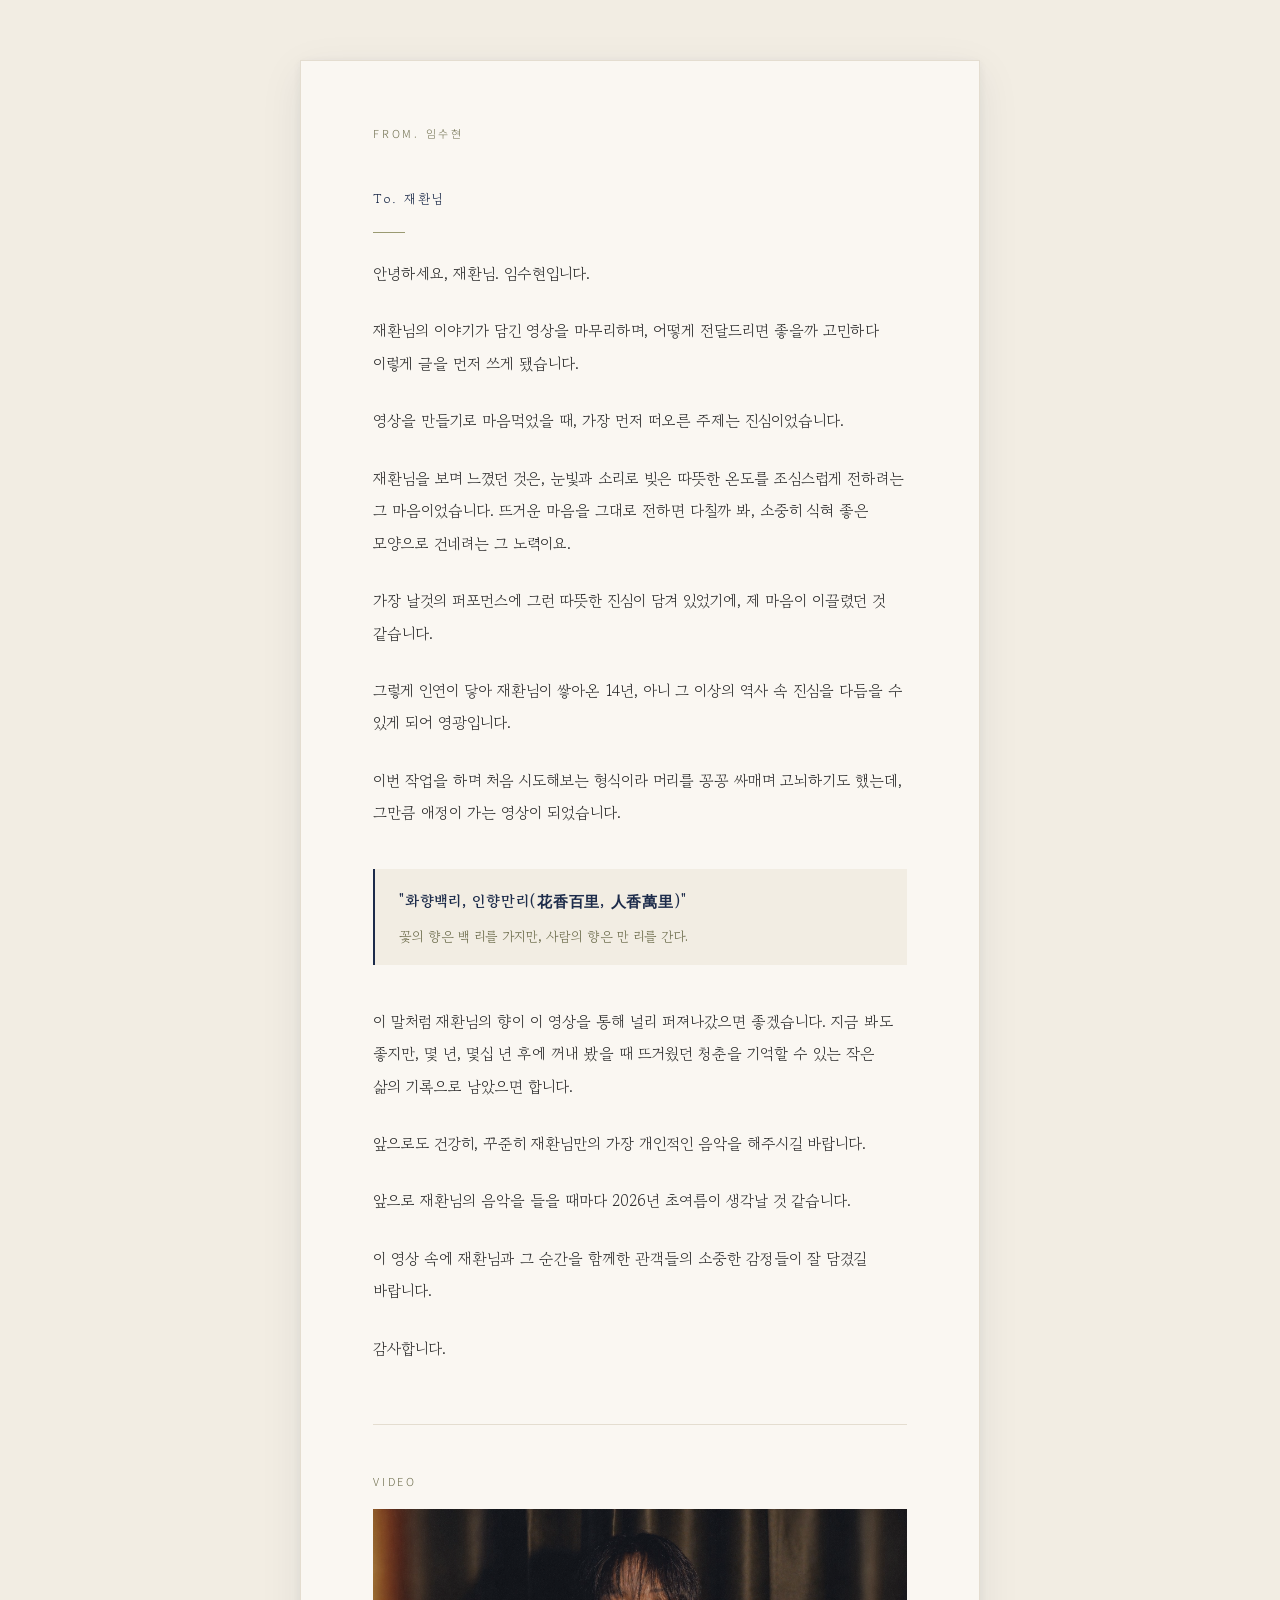
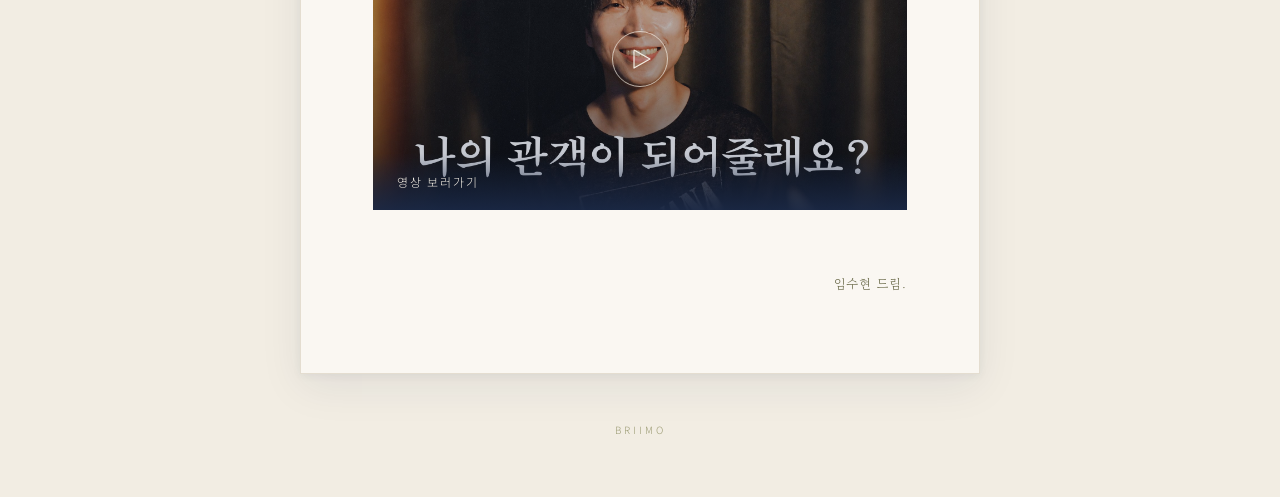
<file: jaehwan.html>
<!DOCTYPE html>
<html lang="ko">
<head>
  <meta charset="UTF-8" />
  <meta name="viewport" content="width=device-width, initial-scale=1.0" />
  <title>For. 재환님</title>
  <link rel="preconnect" href="https://fonts.googleapis.com" />
  <link rel="preconnect" href="https://fonts.gstatic.com" crossorigin />
  <link href="https://fonts.googleapis.com/css2?family=Gowun+Batang:wght@400;700&family=Noto+Sans+KR:wght@300;400&display=swap" rel="stylesheet" />
  <style>
    /* ── 색상 팔레트 ── */
    :root {
      --beige:        #F2EDE3;
      --beige-dark:   #E4DDD0;
      --beige-light:  #FAF7F2;
      --navy:         #1C2B4A;
      --navy-light:   #2E4070;
      --khaki:        #6B6B4A;
      --khaki-light:  #9A9A72;
      --text-main:    #2A2A2A;
      --text-sub:     #5A5A5A;
    }

    * {
      margin: 0;
      padding: 0;
      box-sizing: border-box;
    }

    body {
      background-color: var(--beige);
      font-family: 'Gowun Batang', serif;
      color: var(--text-main);
      min-height: 100vh;
      display: flex;
      flex-direction: column;
      align-items: center;
      padding: 60px 20px;
    }

    /* ── 편지지 래퍼 ── */
    .letter-wrapper {
      width: 100%;
      max-width: 680px;
      background-color: var(--beige-light);
      border: 1px solid var(--beige-dark);
      box-shadow:
        0 2px 8px rgba(28, 43, 74, 0.06),
        0 12px 40px rgba(28, 43, 74, 0.08);
      padding: 64px 72px 80px;
    }

    /* ── 상단 발신인 ── */
    .from-tag {
      font-family: 'Noto Sans KR', sans-serif;
      font-size: 11px;
      font-weight: 300;
      letter-spacing: 0.25em;
      color: var(--khaki);
      text-transform: uppercase;
      margin-bottom: 48px;
    }

    /* ── 수신인 ── */
    .to-tag {
      font-size: 13px;
      letter-spacing: 0.15em;
      color: var(--navy);
      margin-bottom: 8px;
    }

    /* ── 구분선 ── */
    .divider {
      width: 32px;
      height: 1px;
      background-color: var(--khaki-light);
      margin: 24px 0;
    }

    /* ── 편지 본문 ── */
    .letter-body {
      font-size: 15.5px;
      line-height: 2.1;
      color: var(--text-main);
      word-break: keep-all;
    }

    .letter-body p {
      margin-bottom: 1.6em;
    }

    .letter-body p:last-child {
      margin-bottom: 0;
    }

    /* ── 인용 (화향백리) ── */
    .quote-block {
      border-left: 2px solid var(--navy);
      padding: 16px 24px;
      margin: 40px 0;
      background-color: var(--beige);
    }

    .quote-block .quote-main {
      font-size: 15px;
      font-weight: 700;
      letter-spacing: 0.05em;
      color: var(--navy);
      margin-bottom: 8px;
    }

    .quote-block .quote-sub {
      font-size: 13.5px;
      color: var(--khaki);
      line-height: 1.8;
    }

    /* ── 영상 카드 ── */
    .video-section {
      margin-top: 60px;
      padding-top: 48px;
      border-top: 1px solid var(--beige-dark);
    }

    .video-label {
      font-family: 'Noto Sans KR', sans-serif;
      font-size: 11px;
      font-weight: 300;
      letter-spacing: 0.25em;
      color: var(--khaki);
      text-transform: uppercase;
      margin-bottom: 20px;
    }

    .video-card {
      display: block;
      width: 100%;
      background-color: var(--navy);
      position: relative;
      overflow: hidden;
      text-decoration: none;
      aspect-ratio: 16 / 9;
      cursor: pointer;
      transition: opacity 0.25s ease;
    }

    .video-card:hover {
      opacity: 0.88;
    }

    /* 썸네일 이미지 */
    .video-card .thumbnail {
      width: 100%;
      height: 100%;
      object-fit: cover;
      display: block;
    }

    .video-card .play-overlay {
      position: absolute;
      top: 0;
      left: 0;
      right: 0;
      bottom: 0;
      display: flex;
      align-items: center;
      justify-content: center;
      background: rgba(28, 43, 74, 0.25);
      transition: background 0.25s ease;
    }

    .video-card:hover .play-overlay {
      background: rgba(28, 43, 74, 0.45);
    }

    .video-card .play-icon {
      width: 56px;
      height: 56px;
      border: 1.5px solid rgba(242, 237, 227, 0.7);
      border-radius: 50%;
      display: flex;
      align-items: center;
      justify-content: center;
      transition: border-color 0.2s ease, transform 0.2s ease;
    }

    .video-card:hover .play-icon {
      border-color: rgba(242, 237, 227, 1);
      transform: scale(1.08);
    }

    .video-card .play-icon svg {
      margin-left: 4px;
    }

    .video-card .card-caption {
      position: absolute;
      bottom: 0;
      left: 0;
      right: 0;
      padding: 20px 24px;
      background: linear-gradient(to top, rgba(28, 43, 74, 0.85) 0%, transparent 100%);
      font-family: 'Noto Sans KR', sans-serif;
      font-size: 12px;
      font-weight: 300;
      letter-spacing: 0.15em;
      color: var(--beige);
    }

    /* ── 서명 ── */
    .signature {
      margin-top: 64px;
      text-align: right;
      font-size: 13px;
      letter-spacing: 0.08em;
      color: var(--khaki);
    }

    /* ── 하단 브랜드 ── */
    .footer-brand {
      margin-top: 48px;
      font-family: 'Noto Sans KR', sans-serif;
      font-size: 10px;
      font-weight: 300;
      letter-spacing: 0.3em;
      color: var(--khaki-light);
      text-align: center;
      text-transform: uppercase;
    }

    /* ── 모바일 반응형 ── */
    @media (max-width: 640px) {
      body {
        padding: 32px 16px;
      }

      .letter-wrapper {
        padding: 48px 32px 60px;
      }

      .letter-body {
        font-size: 14.5px;
        line-height: 2;
      }
    }
  </style>
</head>
<body>

  <div class="letter-wrapper">

    <!-- 발신인 -->
    <div class="from-tag">From. 임수현</div>

    <!-- 수신인 -->
    <div class="to-tag">To. 재환님</div>

    <div class="divider"></div>

    <!-- 편지 본문 -->
    <div class="letter-body">

      <p>안녕하세요, 재환님. 임수현입니다.</p>

      <p>재환님의 이야기가 담긴 영상을 마무리하며, 어떻게 전달드리면 좋을까 고민하다 이렇게 글을 먼저 쓰게 됐습니다.</p>

      <p>영상을 만들기로 마음먹었을 때, 가장 먼저 떠오른 주제는 진심이었습니다.</p>

      <p>재환님을 보며 느꼈던 것은, 눈빛과 소리로 빚은 따뜻한 온도를 조심스럽게 전하려는 그 마음이었습니다. 뜨거운 마음을 그대로 전하면 다칠까 봐, 소중히 식혀 좋은 모양으로 건네려는 그 노력이요.</p>

      <p>가장 날것의 퍼포먼스에 그런 따뜻한 진심이 담겨 있었기에, 제 마음이 이끌렸던 것 같습니다.</p>

      <p>그렇게 인연이 닿아 재환님이 쌓아온 14년, 아니 그 이상의 역사 속 진심을 다듬을 수 있게 되어 영광입니다.</p>

      <p>이번 작업을 하며 처음 시도해보는 형식이라 머리를 꽁꽁 싸매며 고뇌하기도 했는데, 그만큼 애정이 가는 영상이 되었습니다.</p>

      <div class="quote-block">
        <div class="quote-main">"화향백리, 인향만리(花香百里, 人香萬里)"</div>
        <div class="quote-sub">꽃의 향은 백 리를 가지만, 사람의 향은 만 리를 간다.</div>
      </div>

      <p>이 말처럼 재환님의 향이 이 영상을 통해 널리 퍼져나갔으면 좋겠습니다. 지금 봐도 좋지만, 몇 년, 몇십 년 후에 꺼내 봤을 때 뜨거웠던 청춘을 기억할 수 있는 작은 삶의 기록으로 남았으면 합니다.</p>

      <p>앞으로도 건강히, 꾸준히 재환님만의 가장 개인적인 음악을 해주시길 바랍니다.</p>

      <p>앞으로 재환님의 음악을 들을 때마다 2026년 초여름이 생각날 것 같습니다.</p>

      <p>이 영상 속에 재환님과 그 순간을 함께한 관객들의 소중한 감정들이 잘 담겼길 바랍니다.</p>

      <p>감사합니다.</p>

    </div>

    <!-- 영상 카드 -->
    <div class="video-section">
      <div class="video-label">Video</div>

      <a class="video-card" href="https://youtu.be/liXCwXXq_3c" target="_blank" rel="noopener">
        <img class="thumbnail" src="images/jaehwan-thumbnail.jpg" alt="나의 관객이 되어줄래요" />
        <div class="play-overlay">
          <div class="play-icon">
            <svg width="18" height="20" viewBox="0 0 18 20" fill="none" xmlns="http://www.w3.org/2000/svg">
              <path d="M1 1L17 10L1 19V1Z" stroke="#F2EDE3" stroke-width="1.2" stroke-linejoin="round" fill="rgba(242,237,227,0.15)"/>
            </svg>
          </div>
        </div>
        <div class="card-caption">영상 보러가기</div>
      </a>
    </div>

    <!-- 서명 -->
    <div class="signature">임수현 드림.</div>

  </div>

  <!-- 하단 브랜드 -->
  <div class="footer-brand">Briimo</div>

</body>
</html>
</file>
